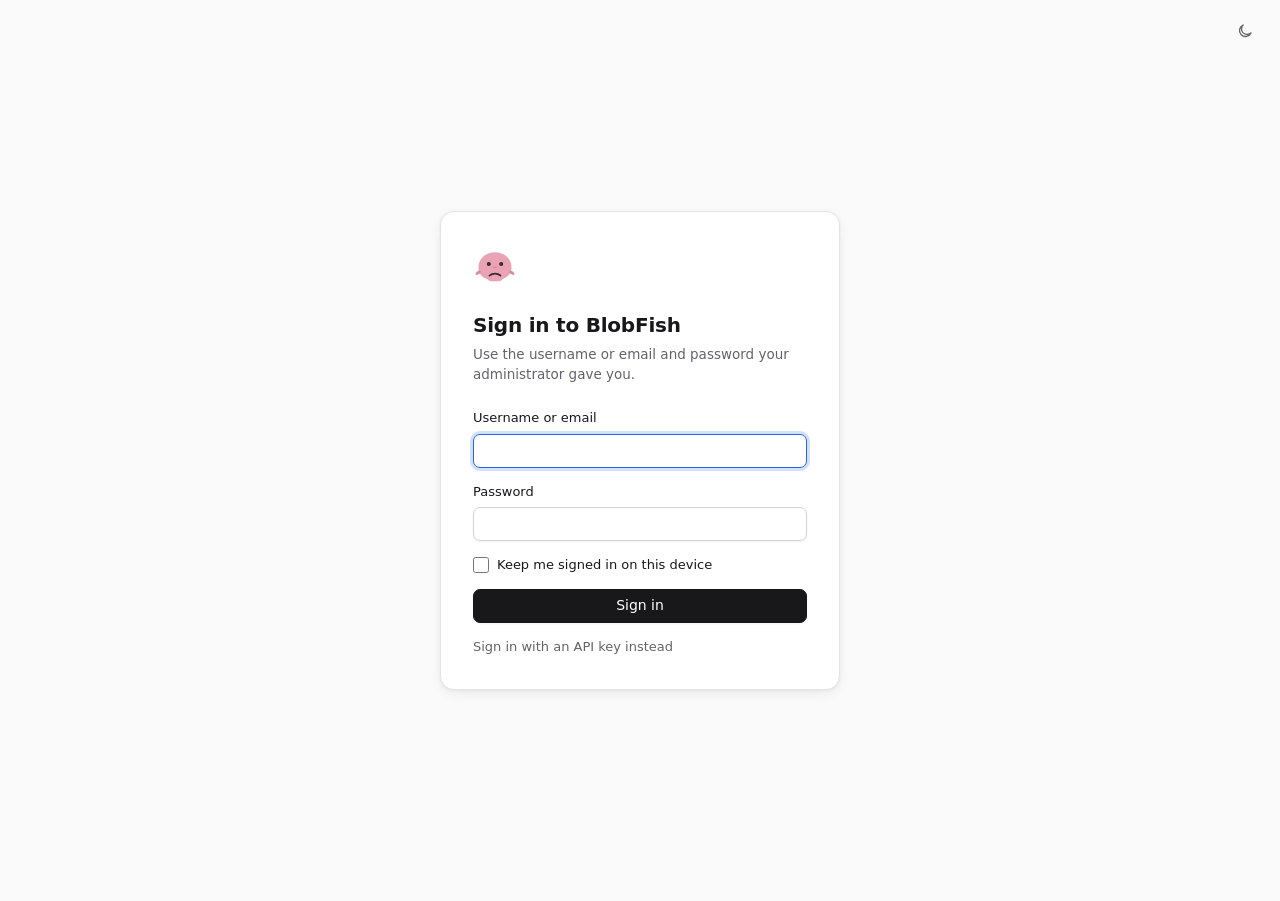
<file: internal/webui/static/index.html>
<!doctype html>
<html lang="en">
<head>
  <meta charset="utf-8">
  <meta name="viewport" content="width=device-width, initial-scale=1">
  <meta name="color-scheme" content="light dark">
  <title>BlobFish</title>
  <link rel="icon" href="favicon.svg" type="image/svg+xml">
  <link rel="stylesheet" href="style.css">
  <script type="module" src="js/app.js"></script>
</head>
<body>
  <a class="skip-link" href="#main">Skip to content</a>
  <div id="app" class="boot">Loading…</div>
  <div class="dock">
    <section id="uploads" class="upload-panel" aria-label="Uploads" hidden></section>
    <!-- Errors stay until dismissed and are announced at once; other
         messages fade. #announce speaks page changes and upload progress
         milestones without showing anything. -->
    <div id="alerts" role="alert"></div>
    <div id="toasts" role="status" aria-live="polite"></div>
  </div>
  <div id="announce" class="visually-hidden" role="status" aria-live="polite"></div>
  <dialog id="share" aria-labelledby="share-title">
    <form method="dialog" class="dialog share-dialog">
      <h2 id="share-title" class="break">Share</h2>
      <section id="share-public" class="share-public" hidden>
        <p><strong>Public bucket:</strong> anyone with this link can open the file until the bucket is made private.</p>
        <div class="row">
          <input id="share-public-url" class="mono" readonly aria-label="Public link">
          <button type="button" id="share-public-copy">Copy</button>
        </div>
      </section>
      <div>
        <h3 class="section-title">Share links</h3>
        <p class="muted">Anyone with a share link can open the file until it expires or is revoked. No account needed.</p>
      </div>
      <ul id="share-links" class="share-links"></ul>
      <div class="row share-new">
        <label class="share-ttl share-name">File name
          <input id="share-name" maxlength="255" autocomplete="off" spellcheck="false">
        </label>
        <label class="share-ttl">Expires
          <select id="share-ttl">
            <option value="3600">in 1 hour</option>
            <option value="86400">in 1 day</option>
            <option value="604800" selected>in 7 days</option>
            <option value="2592000">in 30 days</option>
            <option value="0">never</option>
          </select>
        </label>
        <button type="button" id="share-create" class="primary">Create link</button>
      </div>
      <div class="row end">
        <button value="close">Close</button>
      </div>
    </form>
  </dialog>
  <dialog id="uplinks" aria-labelledby="uplinks-title">
    <form method="dialog" class="dialog share-dialog">
      <h2 id="uplinks-title" class="break">Upload links</h2>
      <p class="muted">Anyone with an upload link can add files to its folder from a simple web page, without an account. They can't see, replace or delete anything.</p>
      <ul id="uplinks-list" class="share-links"></ul>
      <div>
        <h3 class="section-title">New link</h3>
        <p class="muted">If a file name is already taken, a number is added, for example “report (2).pdf”.</p>
      </div>
      <div class="uplink-form">
        <label class="field">Folder (leave empty for the top level)
          <input id="uplinks-folder" autocomplete="off" spellcheck="false" placeholder="inbox/acme">
        </label>
        <label class="field">Title shown to uploaders (optional)
          <input id="uplinks-label" maxlength="200" autocomplete="off" placeholder="Receipts for ACME">
        </label>
        <label class="field">Expires
          <select id="uplinks-ttl">
            <option value="86400">in 1 day</option>
            <option value="604800" selected>in 7 days</option>
            <option value="2592000">in 30 days</option>
            <option value="0">never</option>
          </select>
        </label>
        <label class="field">Max files
          <input id="uplinks-max-files" type="number" min="0" step="1" placeholder="no limit">
        </label>
        <label class="field">Max size per file (MB)
          <input id="uplinks-max-size" type="number" min="0" step="any" placeholder="server limit">
        </label>
      </div>
      <div class="row end">
        <button value="close">Close</button>
        <button type="button" id="uplinks-create" class="primary">Create link</button>
      </div>
    </form>
  </dialog>
  <dialog id="webhooks" aria-labelledby="webhooks-title">
    <form method="dialog" class="dialog share-dialog">
      <h2 id="webhooks-title" class="break">Webhooks</h2>
      <p class="muted">BlobFish sends a signed POST to each address when files in this bucket are added, deleted or restored. Events wait and are retried if your app is down.</p>
      <ul id="webhooks-list" class="share-links"></ul>
      <section id="webhooks-secret" class="share-public" hidden>
        <p><strong>Signing secret.</strong> Copy it now: it is not shown again. Your app uses it to check the <span class="mono">X-BlobFish-Signature</span> header.</p>
        <div class="row">
          <input id="webhooks-secret-value" class="mono" readonly aria-label="Signing secret">
          <button type="button" id="webhooks-secret-copy">Copy</button>
        </div>
      </section>
      <div>
        <h3 class="section-title">New webhook</h3>
      </div>
      <label class="field">Address
        <input id="webhooks-url" type="url" autocomplete="off" spellcheck="false" placeholder="https://app.example.com/hooks/blobfish">
      </label>
      <fieldset class="webhook-events">
        <legend class="muted">Send</legend>
        <label class="check"><input type="checkbox" value="object.created" checked> Added or replaced</label>
        <label class="check"><input type="checkbox" value="object.deleted" checked> Deleted</label>
        <label class="check"><input type="checkbox" value="object.restored" checked> Restored from trash</label>
      </fieldset>
      <div class="row end">
        <button value="close">Close</button>
        <button type="button" id="webhooks-create" class="primary">Add webhook</button>
      </div>
    </form>
  </dialog>
  <!-- One dialog for confirm / choice / prompt; filled by ask() in js/dom.js. -->
  <dialog id="ask" aria-labelledby="ask-title">
    <form method="dialog" class="dialog">
      <h2 id="ask-title"></h2>
      <div id="ask-body" class="confirm-body"></div>
      <label id="ask-field" class="field" hidden>
        <span id="ask-label"></span>
        <input id="ask-input" autocomplete="off" spellcheck="false">
      </label>
      <p id="ask-error" class="hint" role="alert"></p>
      <div id="ask-actions" class="row end wrap"></div>
    </form>
  </dialog>
  <dialog id="details" aria-labelledby="details-title">
    <form method="dialog" class="dialog">
      <h2 id="details-title" class="break"></h2>
      <div id="details-body"></div>
      <div id="details-actions" class="row end wrap"></div>
    </form>
  </dialog>
  <dialog id="cors" aria-labelledby="cors-title">
    <form method="dialog" class="dialog">
      <h2 id="cors-title" class="break">Browser access (CORS)</h2>
      <p class="muted">Allowed origins: web pages on these sites may call this bucket from the browser, for example to upload with a presigned URL your app creates. Apps, servers and scripts don't need this.</p>
      <ul id="cors-list" class="cors-list"></ul>
      <div class="row">
        <input id="cors-input" class="mono" placeholder="https://app.example.com" aria-label="Website address" autocomplete="off" spellcheck="false">
        <button type="button" id="cors-add">Add</button>
      </div>
      <p id="cors-error" class="hint" role="alert"></p>
      <p id="cors-warn" class="warn" hidden>“*” lets pages on any website call this bucket. They still need a key or a signed link to do anything.</p>
      <div class="row end">
        <button value="cancel">Cancel</button>
        <button type="button" id="cors-save" class="primary">Save</button>
      </div>
    </form>
  </dialog>
  <!-- Generic form dialog, filled by formDialog() in js/dom.js. Not
       method="dialog": it stays open until the save succeeds. -->
  <dialog id="form-dialog" aria-labelledby="form-dialog-title">
    <form id="form-dialog-form" class="dialog form-dialog">
      <h2 id="form-dialog-title"></h2>
      <p id="form-dialog-text" class="muted"></p>
      <div id="form-dialog-body" class="form-dialog-body"></div>
      <p id="form-dialog-error" class="hint" role="alert"></p>
      <div class="row end">
        <button type="button" id="form-dialog-cancel">Cancel</button>
        <button type="submit" id="form-dialog-submit" class="primary"></button>
      </div>
    </form>
  </dialog>
  <dialog id="new-key" aria-labelledby="new-key-title">
    <form method="dialog" class="dialog">
      <h2 id="new-key-title">Key created: <span id="new-key-name"></span></h2>
      <p class="warn">Copy this key now. BlobFish keeps only a hash of it, so it can never be shown again.</p>
      <input id="new-key-value" class="mono" readonly aria-label="New API key">
      <div id="new-key-scopes" class="chips"></div>
      <p class="muted">Give it to your app as an environment variable (for example <code>BLOBFISH_KEY</code>) and send it as <code>Authorization: Bearer &lt;key&gt;</code>.</p>
      <div class="row end">
        <button type="button" id="new-key-copy" class="primary">Copy key</button>
        <button value="close">Done</button>
      </div>
    </form>
  </dialog>
</body>
</html>
</file>
<file: internal/webui/static/style.css>
/* BlobFish UI. Neutral zinc surfaces, one blue accent for focus, selection
   and progress; the pink lives only in the logo. Desktop-first. */
:root {
  /* Colours are light-dark(light, dark): color-scheme picks one. It
     follows the system unless the theme switch set data-theme. */
  color-scheme: light dark;
  --on-danger: light-dark(#ffffff, #1c0a0a);
  --bg: light-dark(#fafafa, #0c0c0e);          /* app background (sidebar, page) */
  --panel: light-dark(#ffffff, #141417);       /* cards, tables, dialogs */
  --subtle: light-dark(#f4f4f5, #1b1b1f);      /* table heads, footers, hovers */
  --line: light-dark(#e4e4e7, #27272a);
  --line-strong: light-dark(#d4d4d8, #3f3f46);
  --text: light-dark(#18181b, #f4f4f5);
  /* Text colours meet WCAG AA (4.5:1) on every surface above, both themes:
     --muted ≥ 5.1:1, --faint ≥ 4.6:1 (light) / 4.7:1 (dark). */
  --muted: light-dark(#63636b, #a1a1aa);
  --faint: light-dark(#71717a, #8a8a93);
  --ink: light-dark(#18181b, #f4f4f5);         /* primary buttons */
  --ink-text: light-dark(#ffffff, #18181b);
  --accent: light-dark(#2563eb, #60a5fa);
  --accent-soft: light-dark(#eff4ff, #172036);
  --accent-text: light-dark(#1d4ed8, #93c5fd);
  --ok: light-dark(#16a34a, #4ade80);
  --danger: light-dark(#dc2626, #f87171);
  --danger-soft: light-dark(#fef2f2, #2a1414);
  --row-hover: light-dark(#f8f8f9, #18181c);
  --radius: 10px;
  --radius-sm: 7px;
  --shadow-1: light-dark(rgb(16 16 20 / .05), rgb(0 0 0 / .4));
  --shadow-2: light-dark(rgb(16 16 20 / .06), rgb(0 0 0 / .4));
  --shadow-3: light-dark(rgb(16 16 20 / .16), rgb(0 0 0 / .6));
  --shadow-xs: 0 1px 2px var(--shadow-1);
  --shadow-md: 0 4px 12px var(--shadow-2), 0 1px 3px var(--shadow-1);
  --shadow-lg: 0 20px 48px var(--shadow-3), 0 2px 8px var(--shadow-2);
  --font: "Inter", "Inter Variable", ui-sans-serif, system-ui, -apple-system, "Segoe UI", Roboto, "Helvetica Neue", sans-serif;
  --mono: ui-monospace, "SF Mono", "JetBrains Mono", Menlo, Consolas, monospace;
  --ease: cubic-bezier(.2, 0, 0, 1);
}
:root[data-theme="light"] { color-scheme: light; }
:root[data-theme="dark"] { color-scheme: dark; }
.theme-switching *, .theme-switching *::before, .theme-switching *::after { transition: none !important; }

/* ---------- Base ---------- */
* { box-sizing: border-box; }
/* Author display rules (like .field { display: grid }) would otherwise
   beat the hidden attribute. */
[hidden] { display: none !important; }
html, body { margin: 0; height: 100%; }
body {
  background: var(--bg);
  color: var(--text);
  font: 14px/1.5 var(--font);
  font-feature-settings: "cv11", "ss01";
  -webkit-font-smoothing: antialiased;
  min-width: 960px; /* desktop app; narrower windows scroll */
}
h1, h2, h3 { letter-spacing: -0.011em; }
button, input, select { font: inherit; color: inherit; }
.mono { font-family: var(--mono); font-size: 12.5px; }
code { font-family: var(--mono); font-size: 12px; background: var(--subtle); border: 1px solid var(--line); border-radius: 4px; padding: 0 4px; }
.muted { color: var(--muted); }
.break { word-break: break-all; }
/* Hidden until a keyboard user tabs to it. */
.skip-link {
  position: fixed; top: 8px; left: 8px; z-index: 20;
  padding: 8px 14px; border-radius: var(--radius-sm);
  background: var(--ink); color: var(--ink-text); font-weight: 500; text-decoration: none;
  transform: translateY(-200%);
}
.skip-link:focus { transform: none; }
#main:focus { outline: none; } /* focused by script after navigation, not by the user */
.visually-hidden {
  position: absolute; width: 1px; height: 1px; overflow: hidden;
  clip-path: inset(50%); white-space: nowrap;
}
/* The app fills the window exactly; only .main and the bucket list scroll. */
#app { height: 100%; }
.boot { padding: 48px; color: var(--muted); }
::selection { background: color-mix(in srgb, var(--accent) 22%, transparent); }

/* ---------- Buttons ---------- */
button, label.button {
  display: inline-flex; align-items: center; justify-content: center; gap: 6px;
  height: 34px; padding: 0 14px;
  background: var(--panel); color: var(--text);
  border: 1px solid var(--line-strong); border-radius: var(--radius-sm);
  box-shadow: var(--shadow-xs);
  font-weight: 500; white-space: nowrap;
  cursor: pointer;
  transition: background-color .15s var(--ease), border-color .15s var(--ease), color .15s var(--ease), box-shadow .15s var(--ease);
}
button:hover, label.button:hover { background: var(--subtle); }
button:active { transform: translateY(.5px); }
button.primary, label.button.primary {
  background: var(--ink); border-color: var(--ink); color: var(--ink-text);
}
button.primary:hover, label.button.primary:hover { background: color-mix(in srgb, var(--ink) 86%, var(--bg)); }
button.danger { color: var(--danger); }
button.danger:hover { background: var(--danger-soft); border-color: color-mix(in srgb, var(--danger) 40%, var(--line)); }
button.danger-solid { background: var(--danger); border-color: var(--danger); color: var(--on-danger); }
button.danger-solid:hover { background: color-mix(in srgb, var(--danger) 88%, #000); }
button.ghost { background: none; border-color: transparent; box-shadow: none; color: var(--muted); }
button.ghost:hover { background: var(--subtle); color: var(--text); }
button.link { height: auto; border: 0; background: none; box-shadow: none; padding: 4px 6px; color: var(--muted); }
button.link:hover { color: var(--text); background: none; }
button.small { height: 28px; padding: 0 10px; font-size: 13px; }
button.block { width: 100%; }
button:disabled, button:disabled:hover { opacity: .45; cursor: not-allowed; background: var(--panel); transform: none; }
button.primary:disabled { background: var(--ink); }
button.with-icon svg { flex: none; }
button:focus-visible, input:focus-visible, select:focus-visible, a:focus-visible, label.button:focus-within {
  outline: 2px solid var(--accent);
  outline-offset: 2px;
}

/* Icon buttons */
.icon-btn {
  display: inline-grid; place-items: center;
  width: 30px; height: 30px; padding: 0;
  border: 0; background: none; box-shadow: none; border-radius: 6px;
  color: var(--muted);
}
.icon-btn:hover { background: var(--subtle); color: var(--text); }
.icon-btn.danger:hover { color: var(--danger); background: var(--danger-soft); }
.icon-btn.small { width: 24px; height: 24px; }
.icon-btn.small svg { width: 16px; height: 16px; }
.icon-btn.inline-copy { width: 26px; height: 26px; }
.icon-btn.flip svg { transition: transform .15s var(--ease); }
.upload-panel.collapsed .icon-btn.flip svg { transform: rotate(180deg); }

/* ---------- Form controls ---------- */
input, select {
  height: 34px;
  background: var(--panel);
  border: 1px solid var(--line-strong);
  border-radius: var(--radius-sm);
  padding: 0 10px;
  box-shadow: var(--shadow-xs);
  transition: border-color .15s var(--ease), box-shadow .15s var(--ease);
}
input::placeholder { color: var(--faint); }
input:focus-visible, select:focus-visible {
  outline: none;
  border-color: var(--accent);
  box-shadow: 0 0 0 3px color-mix(in srgb, var(--accent) 20%, transparent);
}
input[type="checkbox"] { height: auto; box-shadow: none; accent-color: var(--accent); width: 16px; height: 16px; margin: 0; }
input[readonly] { background: var(--subtle); }
.field { display: grid; gap: 6px; color: var(--text); font-weight: 500; font-size: 13px; }
.field input, .field select { font-weight: 400; font-size: 14px; }
.check { display: flex; gap: 8px; align-items: center; color: var(--text); font-size: 13px; }
.row { display: flex; gap: 8px; align-items: center; }
.row.end { justify-content: flex-end; }
.row.wrap { flex-wrap: wrap; }
.hint { margin: 0; color: var(--danger); font-size: 13px; }
.hint:empty { display: none; }
.warn { margin: 0; color: var(--danger); }

/* ---------- Badges and chips ---------- */
.badge, .chip {
  display: inline-flex; align-items: center; gap: 4px;
  height: 22px; padding: 0 8px; border-radius: 999px;
  font-size: 12px; font-weight: 500; white-space: nowrap;
  background: var(--subtle); color: var(--muted);
  border: 1px solid var(--line);
}
.badge-accent, .chip.strong { background: var(--accent-soft); color: var(--accent-text); border-color: color-mix(in srgb, var(--accent) 25%, transparent); }
.chips { display: flex; flex-wrap: wrap; gap: 4px; }
.chip.you { margin-left: 6px; }
.count {
  display: inline-grid; place-items: center; min-width: 20px; height: 20px; padding: 0 6px;
  border-radius: 999px; background: var(--subtle); border: 1px solid var(--line);
  font-size: 11.5px; font-weight: 600; color: var(--muted); vertical-align: 1px;
}
.dot { flex: none; width: 7px; height: 7px; border-radius: 50%; background: var(--faint); }
.dot.ok { background: var(--ok); }
.dot.bad { background: var(--danger); }

/* ---------- Sign in ---------- */
.login {
  min-height: 100%;
  display: grid; place-content: center; justify-items: center; gap: 20px;
  padding: 48px 16px;
  background: var(--bg);
}
.login-card {
  width: 400px;
  background: var(--panel); border: 1px solid var(--line); border-radius: 14px;
  box-shadow: var(--shadow-md);
  padding: 32px;
}
.login-card img { width: 44px; height: 44px; }
.login-card h1 { font-size: 20px; font-weight: 600; margin: 16px 0 4px; }
.login-card > p { margin: 0; font-size: 13.5px; }
.login form { display: grid; gap: 14px; margin-top: 24px; }
.login .error { color: var(--danger); margin: 0; font-size: 13px; }
.login .error:empty { display: none; }
.login-foot { margin: 0; font-size: 12.5px; color: var(--muted); }

/* ---------- App shell ---------- */
/* minmax(0, …): a wide table scrolls inside .main instead of widening the page. */
.shell { display: grid; grid-template-columns: 252px minmax(0, 1fr); height: 100%; }

.side {
  display: flex; flex-direction: column; min-height: 0;
  background: var(--bg);
  border-right: 1px solid var(--line);
}
.brand-row {
  display: flex; align-items: center; justify-content: space-between; gap: 10px;
  height: 60px; padding: 0 12px 0 18px; flex: none;
}
.brand-link { display: flex; align-items: center; gap: 10px; color: var(--text); text-decoration: none; border-radius: 6px; }
/* The theme switch: end of the sidebar's logo row; top right on sign-in. */
.login .theme-toggle { position: fixed; top: 16px; right: 20px; }
.brand-row img { width: 28px; height: 28px; }
.brand { font-weight: 650; font-size: 15px; letter-spacing: -0.015em; }
.side-scroll { flex: 1; overflow: auto; padding: 4px 10px 16px; min-height: 0; }
.side-section + .side-section { margin-top: 20px; }
.side-head { display: flex; align-items: center; justify-content: space-between; padding: 0 6px 0 10px; height: 28px; }
.side-head h2 { font-size: 12px; font-weight: 500; color: var(--faint); margin: 0; letter-spacing: 0; }
.side-list { list-style: none; margin: 0; padding: 0; display: grid; gap: 1px; }
.side-list a {
  display: flex; align-items: center; gap: 9px;
  height: 34px; padding: 0 10px; border-radius: var(--radius-sm);
  color: var(--muted); text-decoration: none; font-weight: 500;
  transition: background-color .12s var(--ease), color .12s var(--ease);
}
.side-list a svg { flex: none; }
.side-list a:hover { background: var(--subtle); color: var(--text); }
.side-list a[aria-current="true"] { background: var(--panel); color: var(--text); box-shadow: var(--shadow-xs), 0 0 0 1px var(--line); }
.side-list a[aria-current="true"] > svg:first-child { color: var(--accent); }
.bucket-name { overflow: hidden; text-overflow: ellipsis; white-space: nowrap; min-width: 0; }
.public-mark { display: inline-grid; color: var(--accent); flex: none; }
.side-meta { margin-left: auto; font-size: 11.5px; color: var(--faint); font-weight: 400; font-variant-numeric: tabular-nums; flex: none; }
.side-empty { margin: 4px 10px; color: var(--muted); font-size: 13px; }

.profile {
  display: flex; align-items: center; gap: 10px; flex: none;
  margin: 0 10px 10px; padding: 10px;
  border: 1px solid var(--line); border-radius: var(--radius);
  background: var(--panel); box-shadow: var(--shadow-xs);
}
.avatar {
  flex: none; display: grid; place-items: center;
  width: 32px; height: 32px; border-radius: 8px;
  background: var(--ink); color: var(--ink-text); font-weight: 600; font-size: 13px;
}
.profile-text { display: grid; min-width: 0; flex: 1; line-height: 1.3; }
.profile-name { font-weight: 600; font-size: 13px; overflow: hidden; text-overflow: ellipsis; white-space: nowrap; }
.profile-access { font-size: 12px; color: var(--muted); overflow: hidden; text-overflow: ellipsis; white-space: nowrap; }

.main {
  overflow: auto; position: relative;
  background: var(--panel);
  padding: 28px 40px calc(48px + var(--dock-space, 0px));
}
.main.dragging::after {
  content: "Drop files to upload here";
  position: absolute; inset: 12px;
  display: grid; place-items: center;
  border: 2px dashed var(--accent); border-radius: var(--radius);
  background: color-mix(in srgb, var(--accent-soft) 85%, transparent);
  color: var(--accent-text); font-weight: 600; font-size: 15px;
  pointer-events: none;
}

/* ---------- Page and bucket headers ---------- */
.bucket-head { margin-bottom: 20px; border-bottom: 1px solid var(--line); }
.bucket-title { display: flex; align-items: center; gap: 14px; margin-bottom: 18px; }
.bucket-icon {
  flex: none; display: grid; place-items: center;
  width: 44px; height: 44px; border-radius: var(--radius);
  background: var(--subtle); border: 1px solid var(--line); color: var(--text);
}
.bucket-heading { min-width: 0; flex: 1; }
.bucket-name-row { display: flex; align-items: center; gap: 10px; }
.bucket-name-row h1, .page-head h1 { font-size: 22px; font-weight: 650; margin: 0; line-height: 1.25; overflow-wrap: anywhere; }
.bucket-sub { margin: 2px 0 0; color: var(--muted); font-size: 13px; font-variant-numeric: tabular-nums; }
.quota-meter { width: 220px; flex: none; display: grid; gap: 6px; }
.quota-meter-text { display: flex; justify-content: space-between; font-size: 12px; font-weight: 500; font-variant-numeric: tabular-nums; }
.quota-meter.near-full .quota-meter-text span:first-child { color: var(--danger); }

.tabs { display: flex; gap: 4px; margin-bottom: -1px; }
.tabs a {
  display: inline-flex; align-items: center; gap: 7px;
  padding: 10px 12px; color: var(--muted); text-decoration: none; font-weight: 500;
  border-bottom: 2px solid transparent;
  transition: color .12s var(--ease), border-color .12s var(--ease);
}
.tabs a:hover { color: var(--text); }
.tabs a[aria-current="page"] { color: var(--text); border-bottom-color: var(--ink); }
.tabs a[aria-current="page"] svg { color: var(--accent); }
.tabs a:focus-visible { outline-offset: -2px; border-radius: 6px; }

.page-head { display: flex; align-items: center; gap: 14px; padding-bottom: 20px; margin-bottom: 24px; border-bottom: 1px solid var(--line); }
.page-head p { margin: 2px 0 0; font-size: 13px; }

/* ---------- Toolbar and breadcrumbs ---------- */
.toolbar { display: flex; align-items: center; gap: 12px; margin-bottom: 14px; min-height: 34px; }
.toolbar-actions { display: flex; align-items: center; gap: 8px; margin-left: auto; flex: none; }
.toolbar-sep { width: 1px; height: 20px; background: var(--line); margin: 0 4px; }
.crumbs { display: flex; flex-wrap: wrap; align-items: center; gap: 2px; min-width: 0; flex: 1 1 auto; }
.crumbs button {
  height: 28px; padding: 0 8px; border: 0; background: none; box-shadow: none;
  font-weight: 500; color: var(--muted); border-radius: 6px;
}
.crumbs button:hover { background: var(--subtle); color: var(--text); }
.crumbs button[aria-current="page"] { color: var(--text); font-weight: 600; }
.crumbs .with-icon svg { color: var(--faint); }
.crumbs .sep { color: var(--faint); padding: 0 1px; }

.callout {
  display: flex; align-items: flex-start; gap: 10px; flex: 1 1 auto; min-width: 0;
  padding: 10px 14px; border-radius: var(--radius-sm);
  background: var(--subtle); border: 1px solid var(--line);
  color: var(--muted); font-size: 13px;
}
.callout svg { flex: none; margin-top: 2px; color: var(--accent); }
.callout p { margin: 0; }

/* ---------- Tables ---------- */
.table-wrap {
  border: 1px solid var(--line); border-radius: var(--radius);
  background: var(--panel); overflow: hidden;
  box-shadow: var(--shadow-xs);
}
table { width: 100%; border-collapse: collapse; }
th, td { text-align: left; padding: 0 16px; height: 46px; border-bottom: 1px solid var(--line); vertical-align: middle; }
th {
  height: 38px; font-size: 12px; font-weight: 500; color: var(--muted);
  background: var(--subtle);
  position: sticky; top: 0; z-index: 1;
}
tbody tr:last-child td { border-bottom: 0; }
tbody tr { transition: background-color .1s var(--ease); }
tbody tr:hover { background: var(--row-hover); }
th.num, td.num { text-align: right; }
td.num { font-variant-numeric: tabular-nums; white-space: nowrap; color: var(--muted); }
td.when { white-space: nowrap; color: var(--muted); font-variant-numeric: tabular-nums; }
th.actions, td.actions { text-align: right; white-space: nowrap; width: 1%; }
td.actions { padding-right: 10px; }
td.actions .icon-btn { transition: background-color .12s; } /* full --muted: controls need 3:1 */
td.name { overflow-wrap: anywhere; min-width: 12rem; }
td.name > button, td.name .with-icon {
  height: auto; border: 0; background: none; box-shadow: none; padding: 6px 0;
  display: inline-flex; align-items: center; gap: 12px; justify-content: flex-start;
  font-weight: 500; text-align: left; white-space: normal; color: var(--text);
}
td.name > button:hover { background: none; }
td.name .file-link { font-weight: 400; }
td.name > button:hover { color: var(--accent-text); }
.file-icon {
  flex: none; display: grid; place-items: center;
  width: 30px; height: 30px; border-radius: 7px;
  background: var(--subtle); color: var(--muted); border: 1px solid var(--line);
}
.file-icon.folder { background: var(--accent-soft); color: var(--accent); border-color: color-mix(in srgb, var(--accent) 18%, transparent); }
.key-id { display: block; font-size: 11.5px; color: var(--faint); font-weight: 400; }
.trash-name { word-break: break-all; }
.loading { margin: 0; padding: 48px; text-align: center; color: var(--muted); }

/* Pager: the table's footer */
.pager {
  display: flex; align-items: center; gap: 16px;
  padding: 8px 12px 8px 16px; min-height: 48px;
  border-top: 1px solid var(--line); background: var(--subtle);
  font-size: 13px;
}
.pager .spacer { flex: 1; }
.pager-size { display: inline-flex; align-items: center; gap: 8px; }
.pager-size select { height: 28px; padding: 0 6px; font-size: 13px; }
.pager-nav { display: inline-flex; align-items: center; gap: 6px; }
.pager-page { min-width: 4.5em; text-align: center; font-variant-numeric: tabular-nums; color: var(--muted); }

/* Empty states */
.empty-state { display: grid; justify-items: center; gap: 6px; padding: 56px 24px; text-align: center; }
.empty-icon {
  display: grid; place-items: center; width: 48px; height: 48px; margin-bottom: 8px;
  border-radius: 12px; background: var(--subtle); border: 1px solid var(--line); color: var(--muted);
}
.empty-state h3 { margin: 0; font-size: 15px; font-weight: 600; }
.empty-state p { margin: 0; color: var(--muted); max-width: 380px; font-size: 13.5px; }
.empty-actions { margin-top: 14px; }
.main > .empty-state { margin-top: 10vh; }

/* ---------- Settings ---------- */
.settings { display: grid; gap: 28px; }
.settings-group { display: grid; gap: 10px; }
.settings-group + .settings-group { margin-top: 28px; }
.settings .settings-group + .settings-group { margin-top: 0; }
.group-title { margin: 0; font-size: 14px; font-weight: 600; display: flex; align-items: center; gap: 8px; }
.panel {
  background: var(--panel); border: 1px solid var(--line); border-radius: var(--radius);
  box-shadow: var(--shadow-xs);
}
.danger-panel { border-color: color-mix(in srgb, var(--danger) 35%, var(--line)); }
.setting-row {
  display: grid; grid-template-columns: minmax(240px, 340px) minmax(0, 1fr) auto;
  gap: 32px; align-items: start;
  padding: 20px 24px;
}
.setting-row + .setting-row { border-top: 1px solid var(--line); }
.setting-label h3 { margin: 0 0 4px; font-size: 14px; font-weight: 600; }
.setting-label p { margin: 0; color: var(--muted); font-size: 13px; }
.danger-panel .setting-label h3 { color: var(--danger); }
.setting-value { min-width: 0; padding-top: 1px; font-size: 13.5px; }
.setting-actions { display: flex; gap: 8px; }
.value-line { display: flex; align-items: center; gap: 10px; flex-wrap: wrap; }
.value-list { list-style: none; margin: 0; padding: 0; display: grid; gap: 8px; }
.value-list li { display: flex; align-items: center; gap: 8px; min-width: 0; flex-wrap: wrap; }
.value-main { font-weight: 500; overflow-wrap: anywhere; }
.value-list .mono.value-main { font-weight: 400; }
.card-bad { color: var(--danger); }
.value-error {
  flex-basis: 100%; padding-left: 15px; font-size: 12px; color: var(--muted);
  overflow: hidden; text-overflow: ellipsis; white-space: nowrap;
}
.usage { display: grid; gap: 10px; max-width: 480px; }
.usage-numbers { font-variant-numeric: tabular-nums; }
.usage-numbers strong { font-size: 15px; font-weight: 600; }
.usage-bar { height: 6px; border-radius: 999px; background: var(--subtle); box-shadow: inset 0 0 0 1px var(--line); overflow: hidden; }
.usage-bar span { display: block; height: 100%; border-radius: 999px; background: var(--accent); }
.usage-bar.near-full span { background: var(--danger); }

/* ---------- API keys ---------- */
.page-head-text { flex: 1; min-width: 0; }
.page-head-text h1 { display: flex; align-items: center; gap: 10px; }
.form-dialog-body { display: grid; gap: 16px; }
.form-dialog-body .field > input, .form-dialog-body .password-field { width: 100%; }
.password-field { position: relative; display: flex; }
.password-field input { flex: 1; min-width: 0; padding-right: 36px; }
.password-field .reveal { position: absolute; right: 5px; top: 50%; transform: translateY(-50%); }
.field-help { font-size: 12px; font-weight: 400; color: var(--muted); }
.scope-rows { display: grid; gap: 8px; }
.scope-row { display: flex; gap: 8px; align-items: center; }
.scope-row select { flex: 1; min-width: 0; }
.add-scope { justify-self: start; padding-left: 0; font-weight: 500; }

/* ---------- Dialogs ---------- */
dialog {
  border: 1px solid var(--line); border-radius: 14px;
  background: var(--panel); color: var(--text);
  padding: 0; width: min(540px, calc(100% - 32px));
  box-shadow: var(--shadow-lg);
}
dialog::backdrop { background: rgb(9 9 11 / .45); backdrop-filter: blur(2px); }
.dialog { display: grid; gap: 14px; padding: 22px 24px 0; }
.dialog h2 { margin: 0; font-size: 17px; font-weight: 600; }
.dialog p { margin: 0; }
.dialog > p.muted, .dialog > div > p.muted { font-size: 13.5px; }
/* The last button row becomes the dialog's footer bar. */
.dialog > .row.end:last-child {
  margin: 6px -24px 0; padding: 14px 24px;
  border-top: 1px solid var(--line); background: var(--subtle);
  border-radius: 0 0 14px 14px;
}
.dialog > .row.end:last-child:empty { display: none; }
dialog[open] { animation: dialog-in .18s var(--ease); }
@keyframes dialog-in { from { opacity: 0; transform: translateY(8px) scale(.985); } }
.section-title { font-size: 14px; font-weight: 600; margin: 0 0 2px; }
.confirm-body { display: grid; gap: 10px; color: var(--muted); font-size: 13.5px; }
.confirm-body p { margin: 0; }
.confirm-target {
  color: var(--text); word-break: break-all;
  background: var(--subtle); border: 1px solid var(--line); border-radius: var(--radius-sm); padding: 8px 12px;
}
#ask-input { width: 100%; }
.clash-list { margin: 0; padding-left: 18px; color: var(--text); }
.clash-list li { word-break: break-all; }
#new-key-value { width: 100%; }

/* File details */
dl.details { display: grid; grid-template-columns: max-content 1fr; gap: 10px 20px; margin: 0; font-size: 13.5px; }
dl.details dt { color: var(--muted); }
dl.details dd { margin: 0; min-width: 0; display: flex; align-items: center; gap: 4px; flex-wrap: wrap; }
.meta-table { width: auto; font-size: 12px; }
.meta-table th, .meta-table td { padding: 2px 10px 2px 0; height: auto; border: 0; background: none; color: var(--text); position: static; }
.meta-table th { font-weight: 400; color: var(--muted); }

/* Share, upload-link and webhook dialogs */
.share-dialog { gap: 16px; }
.share-public {
  display: grid; gap: 8px; padding: 12px 14px; border-radius: var(--radius-sm);
  background: var(--accent-soft); border: 1px solid color-mix(in srgb, var(--accent) 20%, transparent);
  font-size: 13.5px;
}
.share-public .row input { flex: 1; min-width: 0; }
.share-links { list-style: none; margin: 0; padding: 0; display: grid; gap: 8px; max-height: 280px; overflow: auto; }
.share-link { padding: 10px 10px 10px 12px; border: 1px solid var(--line); border-radius: var(--radius-sm); background: var(--panel); }
.share-link-row { display: flex; align-items: center; gap: 2px; }
.share-link-row input { flex: 1; min-width: 0; margin-right: 6px; height: 30px; }
.share-link > .share-meta { display: block; margin-top: 6px; }
.share-meta { font-size: 12px; color: var(--muted); }
.share-meta.failing { color: var(--danger); }
.share-link.expired input { text-decoration: line-through; color: var(--muted); }
.share-none { font-size: 13px; padding: 14px; text-align: center; border: 1px dashed var(--line-strong); border-radius: var(--radius-sm); }
.share-new { align-items: end; flex-wrap: wrap; padding: 14px; border-radius: var(--radius-sm); background: var(--subtle); border: 1px solid var(--line); }
.share-ttl { display: grid; gap: 6px; color: var(--text); font-size: 13px; font-weight: 500; }
.share-ttl input, .share-ttl select { font-weight: 400; }
.share-name { flex: 1 1 200px; }
.share-name input { width: 100%; min-width: 0; }
.uplink-form { display: grid; grid-template-columns: 1fr 1fr; gap: 12px 14px; }
.uplink-form .field:nth-child(-n+2) { grid-column: 1 / -1; }
.uplink-form input, .uplink-form select { width: 100%; }
.webhook-events { border: 0; padding: 0; margin: 0; display: flex; flex-wrap: wrap; gap: 8px 20px; }
.webhook-events legend { padding: 0; margin-bottom: 8px; font-size: 13px; font-weight: 500; color: var(--text); }
#webhooks-url { width: 100%; }

/* Browser access (CORS) */
.cors-list { list-style: none; margin: 0; padding: 0; display: grid; gap: 6px; }
.cors-list li {
  display: flex; align-items: center; justify-content: space-between; gap: 8px;
  padding: 3px 3px 3px 12px; border: 1px solid var(--line); border-radius: var(--radius-sm);
}
.cors-list li.muted { border-style: dashed; padding: 10px 12px; justify-content: center; }
#cors-input { flex: 1; min-width: 0; }

/* ---------- Dock: upload panel and toasts ---------- */
.dock {
  position: fixed; bottom: 20px; right: 20px; z-index: 10;
  display: grid; gap: 8px; justify-items: end;
  width: min(380px, calc(100vw - 40px));
}
#toasts, #alerts { display: grid; gap: 8px; justify-items: end; }
.toast {
  background: var(--ink); color: var(--ink-text);
  padding: 10px 14px; border-radius: var(--radius-sm); max-width: 420px;
  box-shadow: var(--shadow-lg); font-size: 13.5px;
  animation: toast-in .2s var(--ease);
}
.toast.error { display: flex; align-items: flex-start; gap: 8px; padding-right: 6px; background: var(--danger); color: var(--on-danger); }
.toast.error .icon-btn { flex: none; color: inherit; margin: -4px 0; }
.toast.error .icon-btn:hover { background: color-mix(in srgb, var(--on-danger) 15%, transparent); }
.toast small { display: block; font-family: var(--mono); font-size: 11.5px; margin-top: 2px; }
@keyframes toast-in { from { opacity: 0; transform: translateY(6px); } }

.upload-panel {
  width: 100%;
  background: var(--panel);
  border: 1px solid var(--line);
  border-radius: var(--radius);
  box-shadow: var(--shadow-lg);
  overflow: hidden;
}
.upload-panel header {
  display: flex; align-items: center; gap: 2px;
  padding: 8px 8px 8px 16px;
  border-bottom: 1px solid var(--line); background: var(--subtle);
}
.upload-panel.collapsed header { border-bottom: 0; }
.upload-panel header strong { flex: 1; font-size: 13px; font-weight: 600; }
.upload-panel ul { list-style: none; margin: 0; padding: 4px 0; max-height: 300px; overflow: auto; }
.job {
  display: grid; grid-template-columns: 1fr auto; align-items: center; gap: 4px 8px;
  padding: 8px 8px 8px 16px;
}
.job.done { animation: fade-out .6s ease 1.9s forwards; }
.job-text { display: grid; min-width: 0; }
.job-name, .job-sub { overflow: hidden; text-overflow: ellipsis; white-space: nowrap; }
.job-name { font-size: 13px; font-weight: 500; }
.job-sub { font-size: 12px; color: var(--muted); }
.job.failed .job-sub { color: var(--danger); }
.job-status { display: flex; align-items: center; gap: 2px; }
.job-status .pct { font-size: 12px; font-variant-numeric: tabular-nums; min-width: 44px; text-align: right; }
.job-status .ok { color: var(--ok); display: inline-grid; place-items: center; width: 30px; }
.job-status .bad { color: var(--danger); display: inline-grid; place-items: center; width: 30px; }
.job progress {
  grid-column: 1 / -1; width: 100%; height: 4px;
  appearance: none; border: 0; border-radius: 999px; overflow: hidden;
  background: var(--subtle); accent-color: var(--accent);
}
.job progress::-webkit-progress-bar { background: var(--subtle); }
.job progress::-webkit-progress-value { background: var(--accent); }
.job progress::-moz-progress-bar { background: var(--accent); }
@keyframes fade-out { to { opacity: 0; } }

/* ---------- Upload-link page (upload.html) ---------- */
.drop-page {
  width: 560px; margin: 10vh auto 48px; padding: 36px;
  background: var(--panel); border: 1px solid var(--line); border-radius: 14px; box-shadow: var(--shadow-md);
}
.drop-page > img { width: 40px; height: 40px; }
.drop-page h1 { font-size: 20px; font-weight: 600; margin: 14px 0 4px; overflow-wrap: anywhere; }
.drop-page .error { color: var(--danger); }
.drop-zone {
  margin-top: 22px; padding: 36px 16px; text-align: center;
  border: 1.5px dashed var(--line-strong); border-radius: var(--radius); background: var(--subtle);
  transition: border-color .15s var(--ease), background-color .15s var(--ease);
}
.drop-zone.over { border-color: var(--accent); background: var(--accent-soft); }
.drop-zone p { margin: 0 0 12px; color: var(--muted); }
.drop-files { list-style: none; margin: 16px 0 0; padding: 0; display: grid; gap: 6px; }
.drop-files .job { background: var(--panel); border: 1px solid var(--line); border-radius: var(--radius-sm); }
.drop-files .job.done { animation: none; }
.drop-foot { margin: 28px 0 0; font-size: 12px; }
body:has(.drop-page) { min-width: 0; }

@media (prefers-reduced-motion: reduce) {
  *, *::before, *::after { animation: none !important; transition: none !important; }
}

/* Sign-in: switch between user name and API key */
button.login-switch { margin-top: 14px; font-size: 13px; padding: 0; }
button.login-switch:hover { text-decoration: underline; }
.drop-operator { margin: 0 0 4px; font-size: 13.5px; }
.drop-operator a { color: var(--accent-text); }
.warn-text { color: var(--danger); }
</file>
